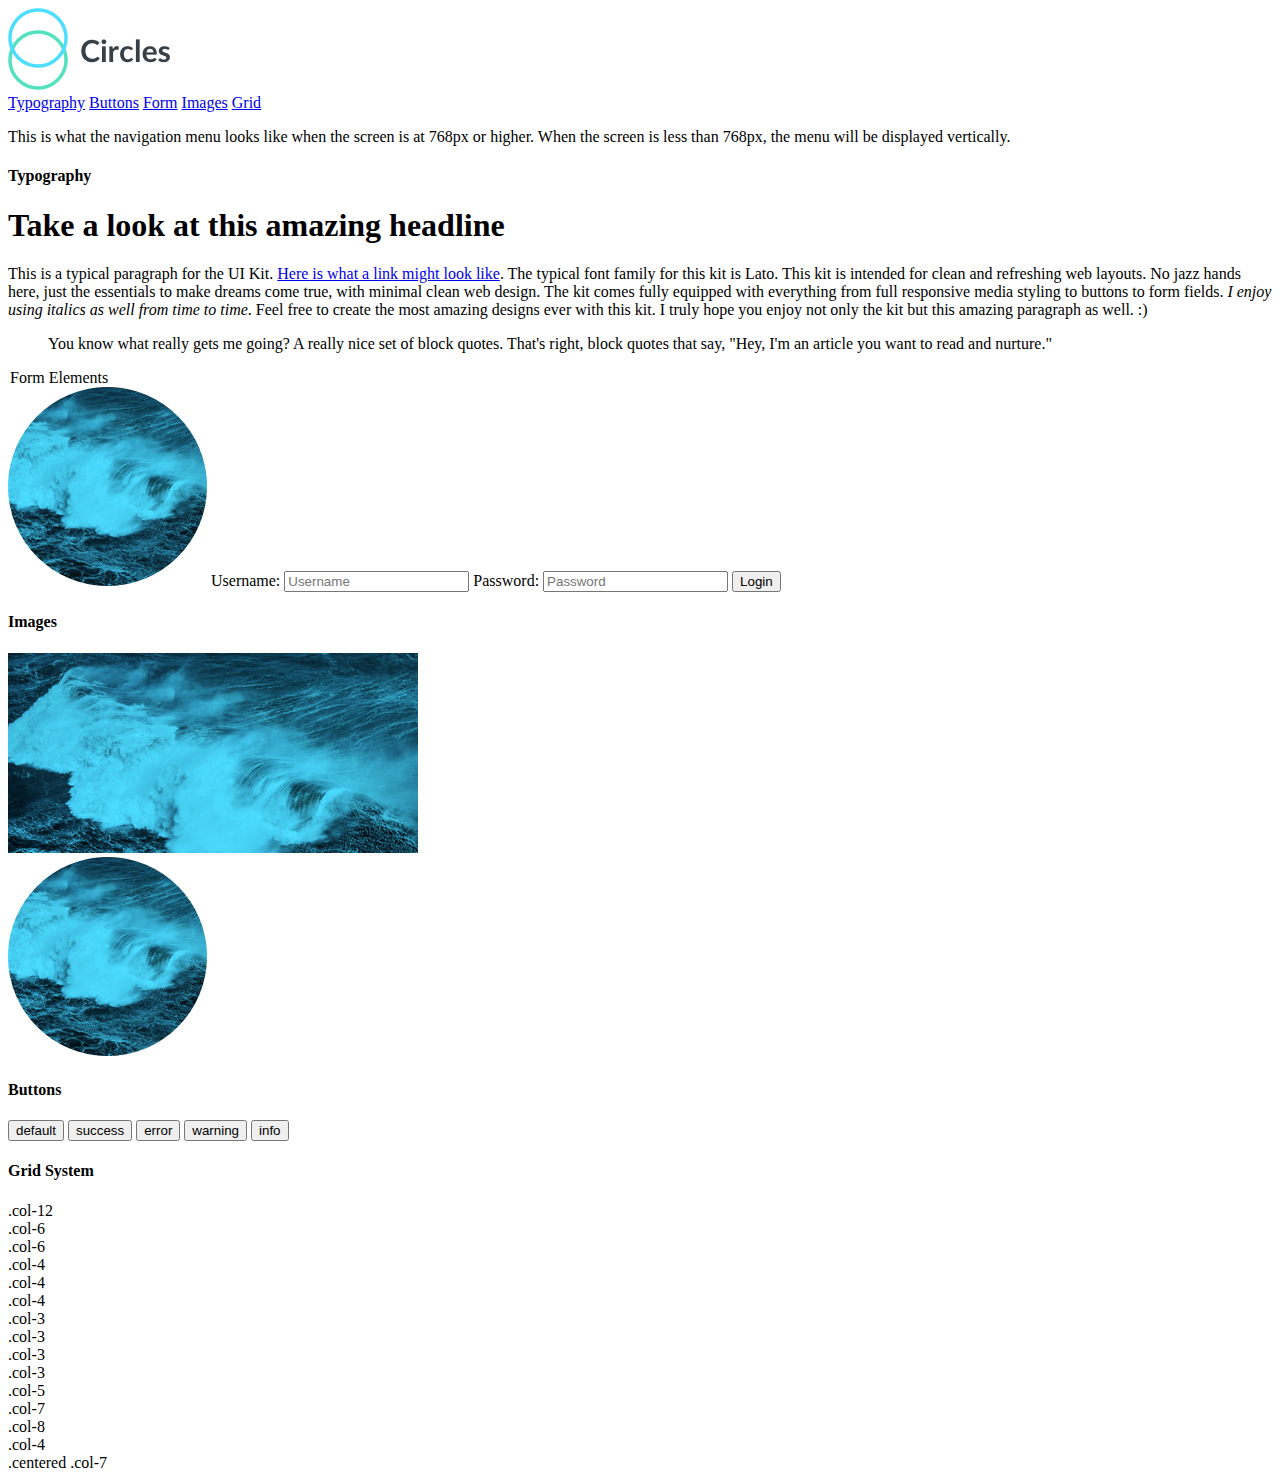
<file: index.html>
<!doctype html>
<html lang="en">

<head>
  <meta charset="utf-8">
  <title>Circles UI Kit</title>
  <meta name="viewport" content="width=device-width, initial-scale=1">
  <link rel="stylesheet" href="css/styles.css">
</head>

<body class="container">
  <header class="row">
    <div class="col-3">
      <a class="link" href="/">
        <img class="img img-logo" alt="circles logo" src="images/logo.png">
      </a>
    </div>
    <div class="col-9">
      <nav class="nav">
        <a class="nav-link" href="#type">Typography</a>
        <a class="nav-link" href="#buttons">Buttons</a>
        <a class="nav-link" href="#forms">Form</a>
        <a class="nav-link" href="#images">Images</a>
        <a class="nav-link" href="#grid">Grid</a>
      </nav>
    </div>
  </header>

  <div class="row">
    <div class="col-12">
      <div class="card">
        <p>This is what the navigation menu looks like when the screen is at 768px or higher. When the screen is less
          than 768px,
          the menu will be displayed vertically.</p>
      </div>
    </div>
  </div>

  <div class="row">
    <div class="col-8">
      <div class="card">
        <h4 id="type" class="headline-secondary">Typography</h4>
        <h1 class="headline-primary">Take a look at this amazing headline</h1>
        <p>This is a typical paragraph for the UI Kit. <a href="#" class="link">Here is what a link might look like</a>.
          The
          typical font family for this kit is Lato. This kit is intended for clean and refreshing web layouts.
          No jazz hands here, just the essentials to make dreams come true, with minimal clean web design. The kit comes
          fully equipped with everything from full responsive media styling to buttons to form fields. <em>I enjoy using
            italics as well from time to time</em>.
          Feel free to create the most amazing designs ever with this kit. I truly hope you enjoy not only the kit but
          this
          amazing paragraph as well. :)</p>
        <blockquote class="blockquote">You know what really gets me going? A really nice set of block quotes. That's
          right, block quotes that say, "Hey,
          I'm an article you want to read and nurture."</blockquote>
      </div>
    </div>
    <div class="col-4">
      <form class="form">
        <legend id="forms" class="headline-secondary">Form Elements</legend>
        <img class="img-avatar" src="images/avatar.png" alt="Avatar">
        <label class="hidden" for="username">Username:</label>
        <input class="input" type="text" id="username" placeholder="Username">
        <label class="hidden" for="password">Password:</label>
        <input class="input" type="password" id="password" placeholder="Password">
        <button class="btn default" type="submit" value="Login">Login</button>
      </form>
    </div>
  </div>

  <h4 id="images" class="headline-secondary">Images</h4>

  <div class="row">
    <div class="col-6">
      <img class="img img-frame" src="images/image.png" alt="sample image">
    </div>
    <div class="col-6">
      <img class="img img-avatar" src="images/avatar.png" alt="Avatar">
    </div>
  </div>

  <h4 id="buttons" class="headline-secondary">Buttons</h4>

  <div class="row">
    <div class="col-12">
      <button class="btn default">default</button>
      <button class="btn success">success</button>
      <button class="btn error">error</button>
      <button class="btn warning">warning</button>
      <button class="btn info">info</button>
    </div>
  </div>

  <h4 id="grid" class="headline-secondary">Grid System</h4>

  <div class="row">
    <div class="col-12 theme">.col-12</div>
  </div>
  <div class="row">
    <div class="col-6 theme">.col-6</div>
    <div class="col-6 theme">.col-6</div>
  </div>
  <div class="row">
    <div class="col-4 theme">.col-4</div>
    <div class="col-4 theme">.col-4</div>
    <div class="col-4 theme">.col-4</div>
  </div>
  <div class="row">
    <div class="col-3 theme">.col-3</div>
    <div class="col-3 theme">.col-3</div>
    <div class="col-3 theme">.col-3</div>
    <div class="col-3 theme">.col-3</div>
  </div>
  <div class="row">
    <div class="col-5 theme">.col-5</div>
    <div class="col-7 theme">.col-7</div>
  </div>
  <div class="row">
    <div class="col-8 theme">.col-8</div>
    <div class="col-4 theme">.col-4</div>
  </div>
  <div class="row">
    <div class="col-7 theme centered">.centered .col-7</div>
  </div>

</body>

</html>
</file>
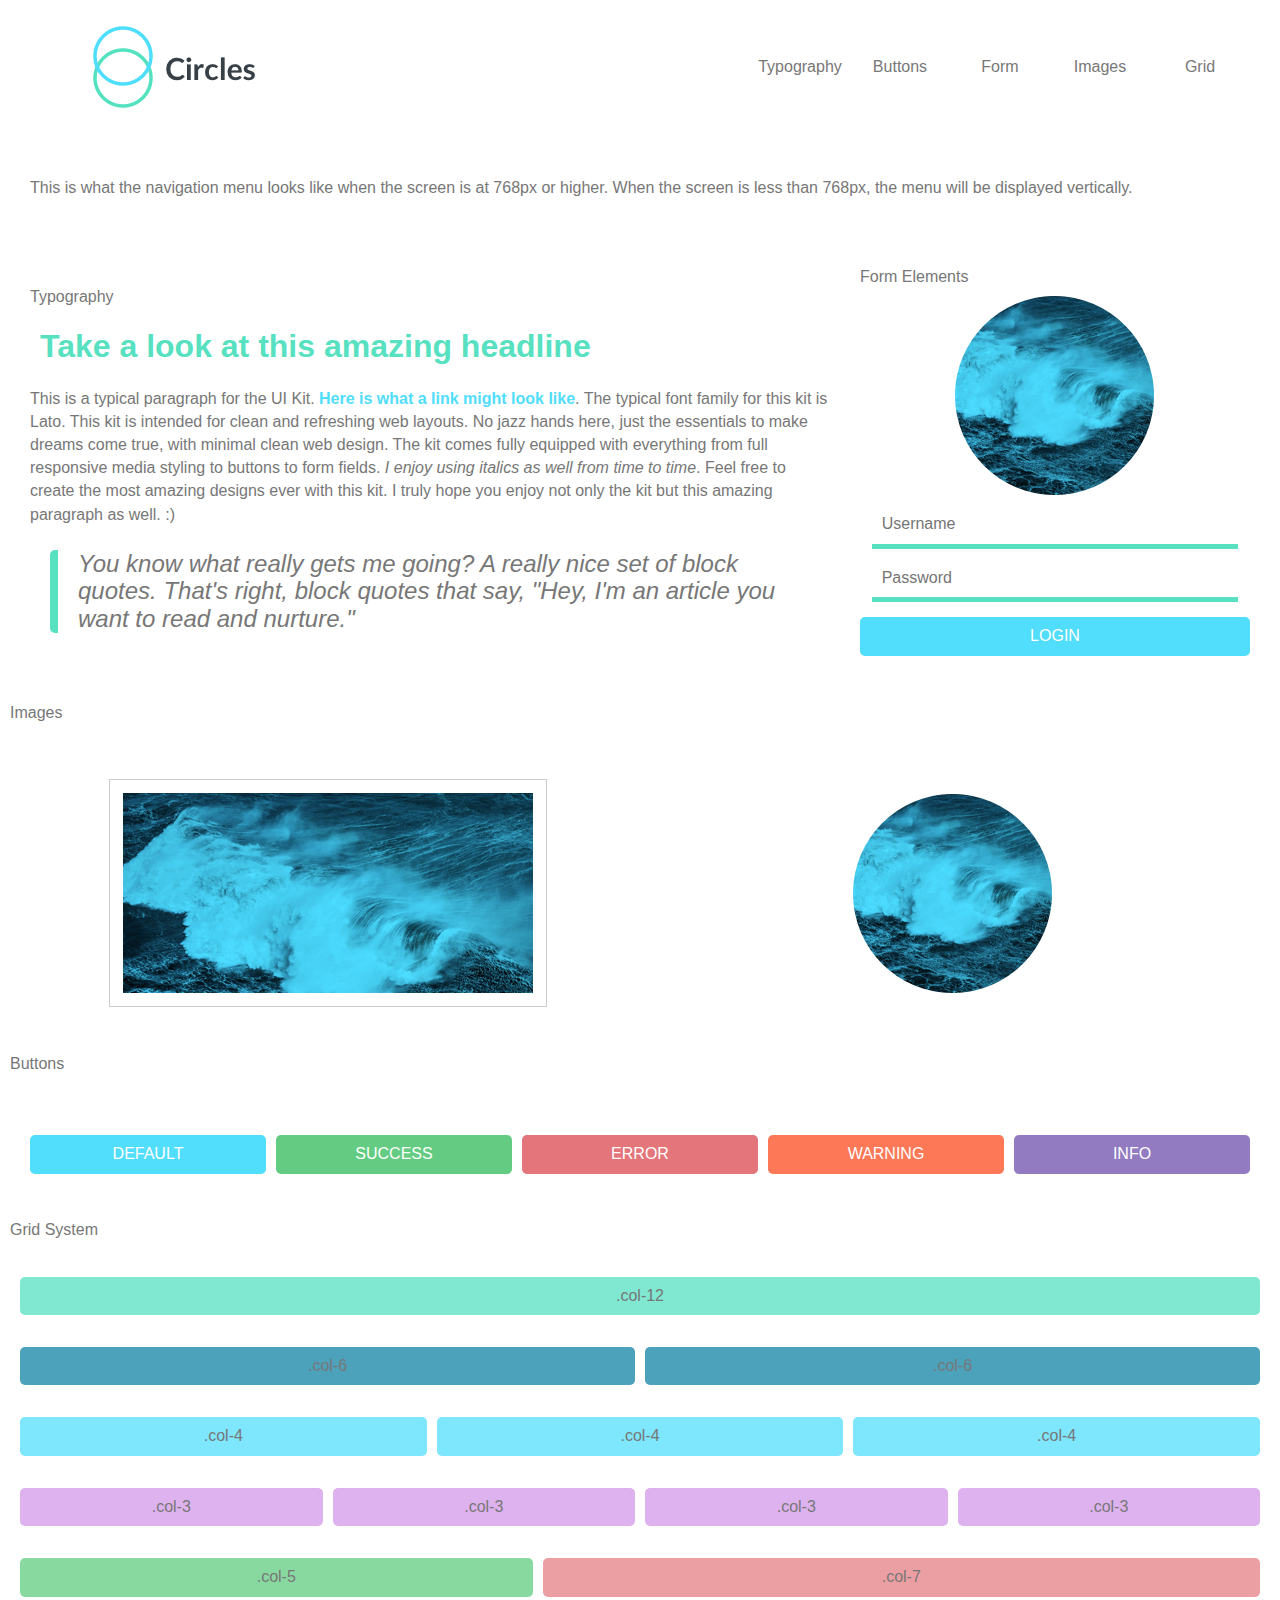
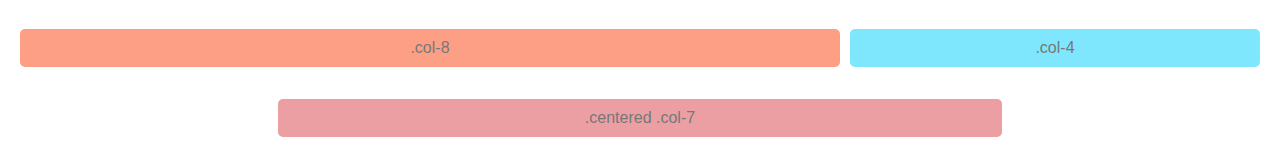
<file: resources/index.html>
<!doctype html>
<html lang="en">

<head>
    <meta charset="utf-8">
    <title>Circles UI Kit</title>
    <meta name="viewport" content="width=device-width, initial-scale=1">
    <link rel="stylesheet" href="css/normalize.css">
    <link rel="stylesheet" href="css/styles.css">
</head>

<body class="container">
    <header class="row">
        <div class="col-3">
            <a class="link" href="/">
                <img class="img-logo" alt="circles logo" src="../images/logo.png">
            </a>
        </div>
        <div class="col-9">
            <nav class="nav">
                <a class="nav-link" href="#type">Typography</a>
                <a class="nav-link" href="#buttons">Buttons</a>
                <a class="nav-link" href="#forms">Form</a>
                <a class="nav-link" href="#images">Images</a>
                <a class="nav-link" href="#grid">Grid</a>
            </nav>
        </div>
    </header>

    <div class="row">
        <div class="col-12">
            <div class="card">
                <p>This is what the navigation menu looks like when the screen is at 768px or higher. When the screen is
                    less
                    than 768px,
                    the menu will be displayed vertically.</p>
            </div>
        </div>
    </div>

    <div class="row">
        <div class="col-8">
            <div class="card">
                <h4 id="type" class="headline-secondary">Typography</h4>
                <h1 class="headline-primary">Take a look at this amazing headline</h1>
                <p>This is a typical paragraph for the UI Kit. <a href="#" class="link">Here is what a link might look
                        like</a>.
                    The
                    typical font family for this kit is Lato. This kit is intended for clean and refreshing web layouts.
                    No jazz hands here, just the essentials to make dreams come true, with minimal clean web design. The
                    kit comes
                    fully equipped with everything from full responsive media styling to buttons to form fields. <em>I
                        enjoy using
                        italics as well from time to time</em>.
                    Feel free to create the most amazing designs ever with this kit. I truly hope you enjoy not only the
                    kit but
                    this
                    amazing paragraph as well. :)</p>
                <blockquote class="blockquote">You know what really gets me going? A really nice set of block quotes.
                    That's
                    right, block quotes that say, "Hey,
                    I'm an article you want to read and nurture."</blockquote>
            </div>
        </div>
        <div class="col-4">
            <form class="form">
                <legend id="forms" class="headline-secondary">Form Elements</legend>
                <img class="img-avatar" src="../images/avatar.png" alt="Avatar">
                <label class="hidden" for="username">Username:</label>
                <input class="input" type="text" id="username" placeholder="Username">
                <label class="hidden" for="password">Password:</label>
                <input class="input" type="password" id="password" placeholder="Password">
                <button class="btn default" type="submit" value="Login">Login</button>
            </form>
        </div>
    </div>

    <h4 id="images" class="headline-secondary">Images</h4>

    <div class="row">
        <div class="col-6">
            <img class="img-frame" src="../images/image.png" alt="sample image">
        </div>
        <div class="col-6">
            <img class="img-avatar" src="../images/avatar.png" alt="Avatar">
        </div>
    </div>

    <h4 id="buttons" class="headline-secondary">Buttons</h4>

    <div class="row">
        <div class="col-12">
            <button class="btn default">default</button>
            <button class="btn success">success</button>
            <button class="btn error">error</button>
            <button class="btn warning">warning</button>
            <button class="btn info">info</button>
        </div>
    </div>

    <h4 id="grid" class="headline-secondary">Grid System</h4>

    <div class="row">
        <div class="col-12 theme">.col-12</div>
    </div>
    <div class="row">
        <div class="col-6 theme">.col-6</div>
        <div class="col-6 theme">.col-6</div>
    </div>
    <div class="row">
        <div class="col-4 theme">.col-4</div>
        <div class="col-4 theme">.col-4</div>
        <div class="col-4 theme">.col-4</div>
    </div>
    <div class="row">
        <div class="col-3 theme">.col-3</div>
        <div class="col-3 theme">.col-3</div>
        <div class="col-3 theme">.col-3</div>
        <div class="col-3 theme">.col-3</div>
    </div>
    <div class="row">
        <div class="col-5 theme">.col-5</div>
        <div class="col-7 theme">.col-7</div>
    </div>
    <div class="row">
        <div class="col-8 theme">.col-8</div>
        <div class="col-4 theme">.col-4</div>
    </div>
    <div class="row">
        <div class="col-7 theme centered">.centered .col-7</div>
    </div>

</body>

</html>
</file>
<file: css/styles.css>
/*# sourceMappingURL=styles.css.map */
</file>
<file: resources/css/styles.css>
/* ============================================= */
/*              Base styles                      */
/* ============================================= */

* {
  font-family: 'Lato', sans-serif;
  color: #777;
  box-sizing: border-box;
}

p {
  line-height: 1.45em;
}

a {
  text-decoration: none;
}


/* ============================================= */
/*              Typography                       */
/* ============================================= */

.headline-primary {
  color: #58e1c1;
  margin-left: 10px;
}

.headline-secondary {
  font-weight: 300;
  color: #777;
}

.link {
  color: #51ddfc;
  font-weight: 700;
}

.blockquote {
  font-size: 1.5em;
  font-weight: 300;
  font-style: italic;
  margin-left: 20px;
  padding-left: 20px;
  border-left: 8px solid #58e1c1;
  border-radius: 5px;
}


/* ============================================= */
/*              Grid System                      */
/* ============================================= */

.container {
  padding: 0 10px;
}

.row {
  display: flex;
  flex-direction: column;
  padding: 1em 10px;
}

[class^=col] {
  margin-top: 10px;
  flex-basis: 100%;
  min-height: 25px;
  padding: 10px;
  border-radius: 5px;
}

.theme.col-1 {
  background-color: #927bc1;
}

.theme.col-2 {
  background-color: #fd7856;
}

.theme.col-3 {
  background-color: #deb2ee;
}

.theme.col-4 {
  background-color: #7ee6fd;
}

.theme.col-5 {
  background-color: #88d9a0;
}

.theme.col-6 {
  background-color: #4da2bb;
}

.theme.col-7 {
  background-color: #ec9fa3;
}

.theme.col-8 {
  background-color: #fd9f85;
}

.theme.col-9 {
  background-color: #e4757a;
}

.theme.col-10 {
  background-color: #63cc82;
}

.theme.col-11 {
  background-color: #51ddfc;
}

.theme.col-12 {
  background-color: #80e8d1;
}

.card {
  flex-basis: 100%;
}


/* ============================================= */
/*              Navigation                       */
/* ============================================= */

.nav {
  padding-left: 0;
  flex-basis: 100%;
  display: flex;
  flex-direction: column;
}

.nav-link {
  text-align: center;
  border-radius: 5px;
  padding: 10px 0;
  display: block;
  width: 100%;
  transition: 
    background-color .2s ease-in-out, 
    color .2s ease-in-out;
}

.nav-link:hover {
  color: #fff;
  background-color: #58e1c1;
}


/* ============================================= */
/*              Buttons                          */
/* ============================================= */

.btn {
  margin-top: 15px;
  width: 100%;
  color: #fff;
  border: none;
  padding: 10px 0;
  text-transform: uppercase;
  border-radius: 5px;
}

.default {
  background-color: #51ddfc;
}

.error {
  background-color: #e4757a;
}

.info {
  background-color: #927bc1;
}

.success {
  background-color: #63cc82;
}

.warning {
  background-color: #fd7856;
}


/* ============================================= */
/*              Forms                            */
/* ============================================= */

.form {
  flex-basis: 100%;
}

.input{
  display: block;
  width: 94%;
  margin: 10px auto 0;
  border: none;
  padding: 10px;
  border-bottom: 5px solid #58e1c1;
}

.hidden {
  position:absolute;
  left:-10000px;
  top:auto;
  width:1px;
  height:1px;
  overflow:hidden;
}


/* ============================================= */
/*              Images                           */
/* ============================================= */

.img-avatar {
  display: block;
  margin-left: auto;
  margin-right: auto;
  margin-top: 10px;
  max-width: 100%; 
  max-height: 100%;
}

.img-frame {
  display: block;
  margin-left: auto;
  margin-right: auto;
  margin-top: 10px;
  max-width: 100%;
  padding: 13px;
  border: 1px solid #ccc;
}

.img-logo {
  display: block;
  margin-left: auto;
  margin-right: auto;
}


/* ============================================= */
/*              Media Queries                    */
/* ============================================= */
@media (min-width: 768px) {

.container {
  max-width: 1400px;
  display: block;
  margin-left: auto;
  margin-right: auto;
}

.centered {
  display: block;
  margin-left: auto;
  margin-right: auto;
}

.row {
  flex-direction: row;
}

[class^=col] {
  display: flex;
  justify-content: center;
  margin-top: 0;
  align-items: center;
}

[class^=col] + [class^=col] {
  margin-left: 10px;
}

.col-1 {
  flex-basis: 8.33%;
}

.col-2 {
  flex-basis: 16.67%;
}

.col-3 {
  flex-basis: 25.00%;
}

.col-4 {
  flex-basis: 33.33%;
}

.col-5 {
  flex-basis: 41.67%;
}

.col-6 {
  flex-basis: 50.00%;
}

.col-7 {
  flex-basis: 58.33%;
}

.col-8 {
  flex-basis: 66.67%;
}

.col-9 {
  flex-basis: 75.00%
}

.col-10 {
  flex-basis: 83.33%;
}

.col-11 {
  flex-basis: 91.67%;
}

.col-12 {
  flex-basis: 100%;
}

.nav {
  flex-direction: row;
  justify-content: flex-end;
  align-items: center;
}

.nav-link {
  flex-basis: 100px;
}

.btn {
  padding: 10px 30px;
}

.btn + .btn {
  margin-left: 10px;
}

.logo {
  margin-left: initial;
  margin-right: initial;
}

}
</file>
